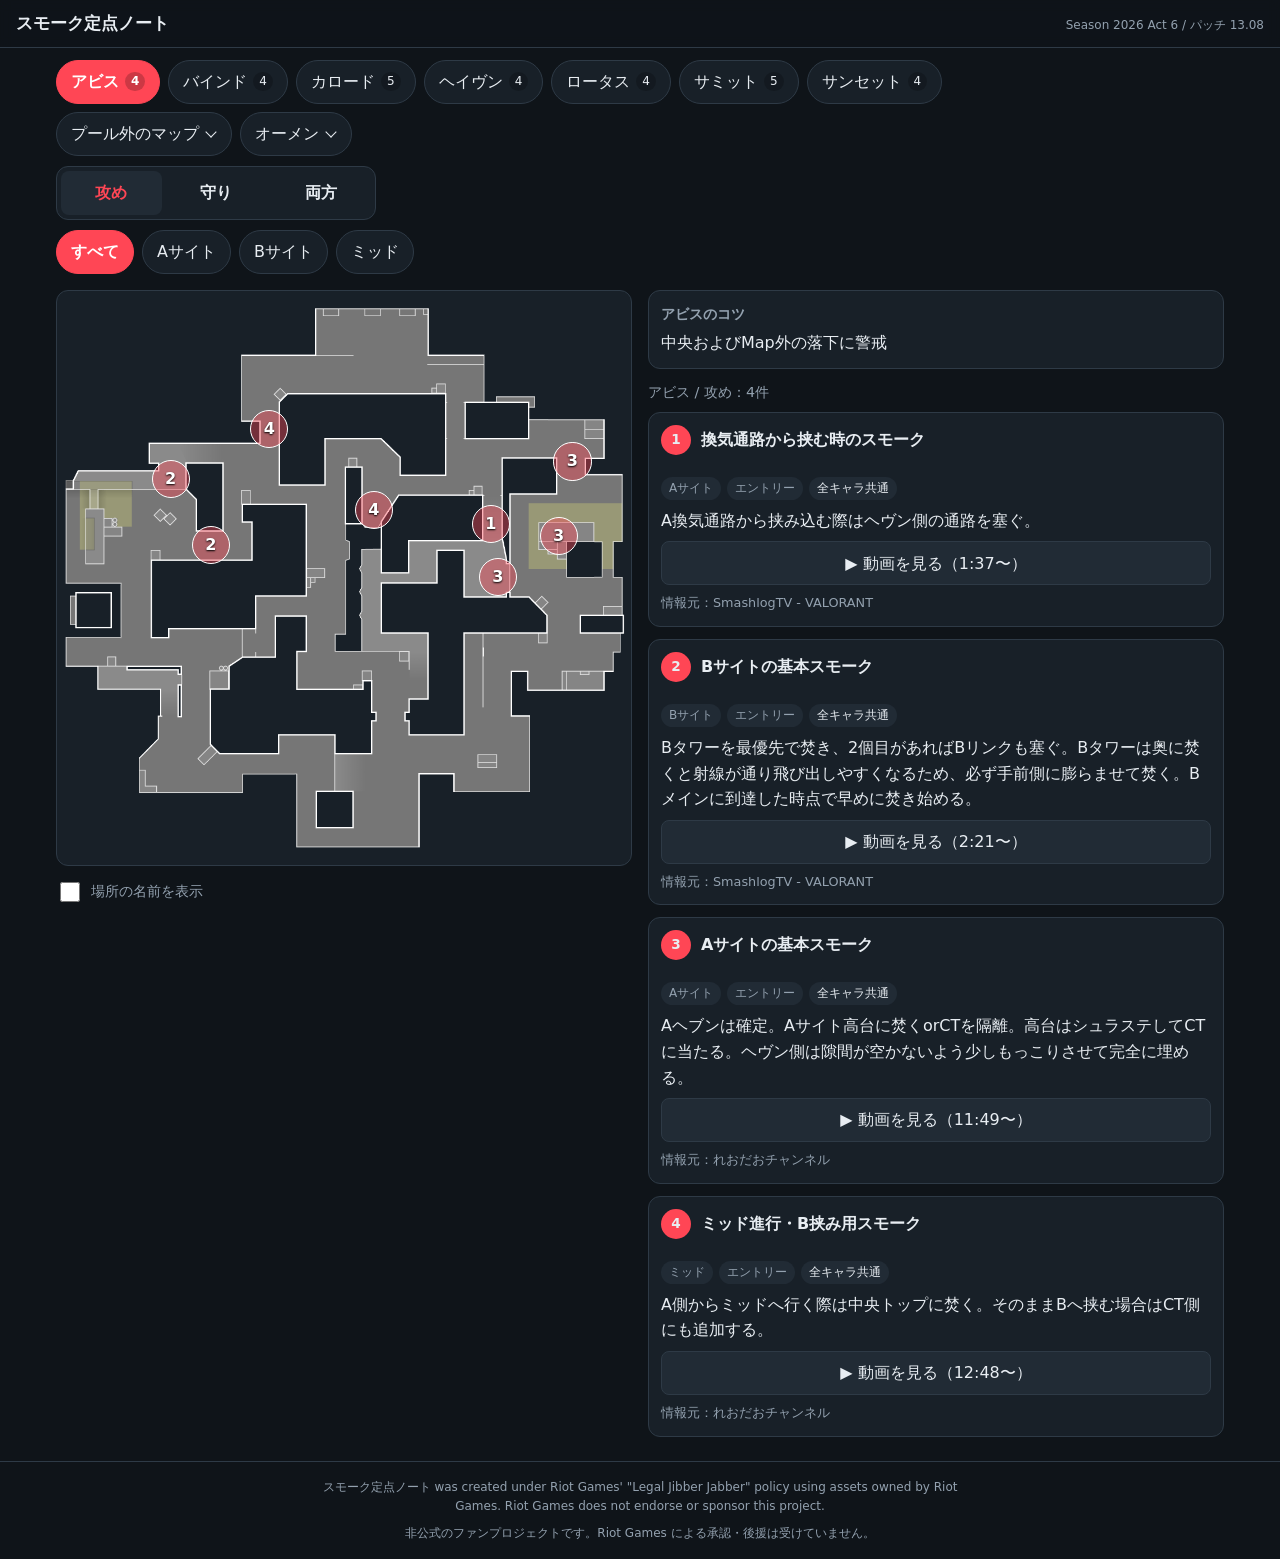
<file: index.html>
<!doctype html>
<html lang="ja">
<head>
  <meta charset="utf-8">
  <meta name="viewport" content="width=device-width, initial-scale=1">
  <meta name="theme-color" content="#0f1419">
  <title>スモーク定点ノート</title>
  <link rel="stylesheet" href="css/style.css">
</head>
<body>
  <header class="topbar">
    <h1>スモーク定点ノート</h1>
    <span id="act-label" class="act-label"></span>
  </header>

  <main id="app" class="layout">
    <section class="controls" aria-label="絞り込み">
      <div class="map-picker">
        <div id="pool-maps" class="chips scroll-x" role="radiogroup" aria-label="マップ（今のプール）"></div>
        <div class="sub-menus">
          <div id="other-maps-menu"></div>
          <div id="agent-menu"></div>
        </div>
      </div>

      <div id="side-toggle" class="segmented" role="radiogroup" aria-label="攻め・守り"></div>
      <div id="site-chips" class="chips wrap" role="radiogroup" aria-label="サイト"></div>
    </section>

    <section class="map-panel" aria-label="ミニマップ">
      <div id="minimap" class="minimap">
        <img id="minimap-img" alt="">
        <svg id="minimap-lines" class="minimap-lines" viewBox="0 0 1 1" preserveAspectRatio="none" aria-hidden="true"></svg>
        <div id="minimap-callouts" class="minimap-layer"></div>
        <div id="minimap-pins" class="minimap-layer"></div>
      </div>
      <label class="toggle">
        <input type="checkbox" id="show-callouts">
        <span>場所の名前を表示</span>
      </label>
    </section>

    <section class="list-panel" aria-label="定点一覧">
      <div id="map-note" class="map-note" hidden></div>
      <p id="result-count" class="result-count"></p>
      <ol id="cards" class="cards"></ol>
    </section>
  </main>

  <div id="setup-message" class="setup-message" hidden></div>

  <footer class="footer">
    <p>スモーク定点ノート was created under Riot Games' "Legal Jibber Jabber" policy using assets owned by Riot Games. Riot Games does not endorse or sponsor this project.</p>
    <p>非公式のファンプロジェクトです。Riot Games による承認・後援は受けていません。</p>
  </footer>

  <script src="js/common.js"></script>
  <script src="js/app.js"></script>
</body>
</html>
</file>
<file: css/style.css>
/* スマホを基準に作り、広い画面では2列に広げる */
:root {
  --bg: #0f1419;
  --panel: #182028;
  --panel-2: #212b35;
  --line: #2e3a46;
  --text: #e8edf2;
  --muted: #93a1af;
  --accent: #ff4655;      /* ピン・選択中 */
  --accent-soft: #ff465522;
  --stand: #3ddc97;       /* 立ち位置 */
  --warn: #f5b942;
  --radius: 12px;
  --tap: 44px;            /* タップしやすい最小サイズ */
}

* { box-sizing: border-box; }

/* display を指定した要素でも hidden 属性で確実に隠す */
[hidden] { display: none !important; }

html { -webkit-text-size-adjust: 100%; }

body {
  margin: 0;
  background: var(--bg);
  color: var(--text);
  font-family: system-ui, -apple-system, "Hiragino Sans", "Noto Sans JP", sans-serif;
  font-size: 16px;
  line-height: 1.6;
}

button { font: inherit; color: inherit; cursor: pointer; }

.topbar {
  position: sticky;
  top: 0;
  z-index: 10;
  display: flex;
  flex-wrap: wrap; /* 1行に収まらなければ右側の表示を2行目へ回す */
  align-items: baseline;
  justify-content: space-between;
  gap: 2px 8px;
  padding: 10px 16px;
  background: rgba(15, 20, 25, 0.92);
  backdrop-filter: blur(6px);
  border-bottom: 1px solid var(--line);
}
.topbar h1 { margin: 0; font-size: 1.05rem; white-space: nowrap; }
.act-label {
  max-width: 100%;
  overflow: hidden;
  color: var(--muted);
  font-size: 0.75rem;
  text-align: right;
  white-space: nowrap;
  text-overflow: ellipsis;
}

.layout {
  display: grid;
  /* minmax(0, …)：マップ選択行の長さで列が広がらないようにする */
  grid-template-columns: minmax(0, 1fr);
  gap: 16px;
  padding: 12px 16px 24px;
  max-width: 1200px;
  margin: 0 auto;
}

/* ---------- 絞り込み ---------- */
.controls { display: grid; grid-template-columns: minmax(0, 1fr); gap: 10px; }

.chips { display: flex; gap: 8px; }
.chips.wrap { flex-wrap: wrap; }
.chips.scroll-x {
  overflow-x: auto;
  scrollbar-width: none;
  padding-bottom: 2px;
  margin: 0 -16px;
  padding-left: 16px;
  padding-right: 16px;
}
.chips.scroll-x::-webkit-scrollbar { display: none; }

.chip {
  flex: 0 0 auto;
  min-height: var(--tap);
  padding: 0 14px;
  border: 1px solid var(--line);
  border-radius: 999px;
  background: var(--panel);
  display: inline-flex;
  align-items: center;
  gap: 6px;
  white-space: nowrap;
}
.chip.is-active { background: var(--accent); border-color: var(--accent); color: #fff; font-weight: 700; }
/* プール外のマップとエージェントのメニュー（一覧の角も丸くするため自前で作っている） */
.chip-menu { position: relative; }
.chip-menu-toggle::after {
  content: "";
  width: 7px;
  height: 7px;
  margin: -3px 2px 0 2px;
  border-right: 1.5px solid currentColor;
  border-bottom: 1.5px solid currentColor;
  transform: rotate(45deg);
}
.chip-menu-toggle[aria-expanded="true"]::after { margin-top: 3px; transform: rotate(225deg); }
.chip.is-outlined { border-color: var(--accent); color: var(--accent); font-weight: 700; }
.chip-menu-list {
  position: absolute;
  top: calc(100% + 6px);
  left: 0;
  z-index: 5;
  display: grid;
  gap: 2px;
  min-width: 11em;
  max-height: 75vh;
  overflow-y: auto;
  scrollbar-width: none; /* 太いスクロールバーが角丸の内側に出ないようにする */
  padding: 6px;
  border: 1px solid var(--line);
  border-radius: var(--radius);
  background: var(--panel);
  box-shadow: 0 6px 20px #0008;
}
.chip-menu-list.align-right { left: auto; right: 0; }
.chip-menu-list button {
  min-height: var(--tap);
  display: flex;
  align-items: center;
  justify-content: space-between;
  gap: 12px;
  padding: 0 12px;
  border: 0;
  border-radius: 8px;
  background: transparent;
  text-align: left;
  white-space: nowrap;
}
.chip-menu-list button:hover { background: var(--panel-2); }
.chip-menu-list button.is-active { color: var(--accent); font-weight: 700; }
.chip-count {
  font-size: 0.75rem;
  min-width: 1.4em;
  padding: 0 6px;
  border-radius: 999px;
  background: #0003;
  text-align: center;
}

.sub-menus { display: flex; flex-wrap: wrap; gap: 8px; margin-top: 8px; }

.segmented {
  display: grid;
  grid-template-columns: repeat(3, 1fr);
  padding: 4px;
  gap: 4px;
  background: var(--panel);
  border: 1px solid var(--line);
  border-radius: var(--radius);
}
.segmented button {
  min-height: var(--tap);
  border: 0;
  border-radius: 8px;
  background: transparent;
  font-weight: 700;
}
.segmented button.is-active { background: var(--panel-2); color: var(--accent); }

/* ---------- ミニマップ ---------- */
.minimap {
  position: relative;
  width: 100%;
  aspect-ratio: 1 / 1;
  border-radius: var(--radius);
  overflow: hidden;
  background: var(--panel);
  border: 1px solid var(--line);
  container-type: inline-size; /* ピンの大きさをマップの表示幅に合わせるため */
}
.minimap img { position: absolute; inset: 0; width: 100%; height: 100%; object-fit: contain; }
.minimap-layer, .minimap-lines { position: absolute; inset: 0; width: 100%; height: 100%; }
.minimap-layer { pointer-events: none; }
.minimap-layer > * { pointer-events: auto; }
.minimap-lines { pointer-events: none; }
.minimap-lines line {
  stroke: var(--stand);
  stroke-width: 2px;
  stroke-dasharray: 6 4;
  vector-effect: non-scaling-stroke; /* 画面サイズに関係なく線の太さを一定に */
}

.pin {
  /* 直径は smokeStyle() が実寸から計算して渡す。下の 6cqw は半径が未登録のエージェント用 */
  width: var(--pin-size, 6cqw);
  height: var(--pin-size, 6cqw);
  margin: calc(var(--pin-size, 6cqw) / -2) 0 0 calc(var(--pin-size, 6cqw) / -2);
  position: absolute;
  display: flex;
  align-items: center;
  justify-content: center;
  padding: 0;
  border-radius: 50%;
  border: 1.5px solid #fff;
  background: #ff465566; /* 塗りだけ透かして下の地形を見えるようにする */
  color: #fff;
  font-weight: 800;
  font-size: max(10px, 2.8cqw); /* 円が小さくても番号は読める大きさを保つ */
  line-height: 1;
  white-space: nowrap;
  text-shadow: 0 1px 2px #000;
  outline-offset: 2px;
}
/* 見た目が小さくてもタップ判定は44px確保する */
.pin::after {
  content: "";
  position: absolute;
  top: 50%;
  left: 50%;
  width: max(100%, var(--tap));
  height: max(100%, var(--tap));
  transform: translate(-50%, -50%);
}
/* 円の大きさは実寸なので、選択中も拡大せず色で区別する */
.pin.is-selected { background: #ff4655aa; box-shadow: 0 0 0 3px var(--accent-soft); z-index: 2; }

.stand {
  --stand-size: max(8px, 2.4cqw);
  position: absolute;
  width: var(--stand-size);
  height: var(--stand-size);
  margin: calc(var(--stand-size) / -2) 0 0 calc(var(--stand-size) / -2);
  border-radius: 50%;
  background: var(--stand);
  border: 2px solid #fff;
}

.callout {
  position: absolute;
  transform: translate(-50%, -50%);
  padding: 0 4px;
  font-size: 0.62rem;
  line-height: 1.5;
  white-space: nowrap;
  color: #fff;
  background: #0006; /* 下の地形が透けるよう薄めにし、文字は影で読めるようにする */
  text-shadow: 0 1px 2px #000;
  border-radius: 4px;
  pointer-events: none !important;
}

.toggle {
  display: inline-flex;
  align-items: center;
  gap: 8px;
  min-height: var(--tap);
  margin-top: 4px;
  color: var(--muted);
  font-size: 0.9rem;
}
.toggle input { width: 20px; height: 20px; accent-color: var(--accent); }

/* ---------- カード ---------- */
.map-note {
  margin-bottom: 12px;
  padding: 12px;
  background: var(--panel);
  border: 1px solid var(--line);
  border-radius: var(--radius);
}
.map-note h2 { margin: 0 0 4px; color: var(--muted); font-size: 0.9rem; }
.map-note p { margin: 0; white-space: pre-wrap; overflow-wrap: anywhere; }

.result-count { margin: 0 0 8px; color: var(--muted); font-size: 0.9rem; }

.cards { list-style: none; margin: 0; padding: 0; display: grid; gap: 12px; }

.card {
  background: var(--panel);
  border: 1px solid var(--line);
  border-radius: var(--radius);
  padding: 12px;
  display: grid;
  gap: 8px;
}
.card.is-selected { border-color: var(--accent); box-shadow: 0 0 0 1px var(--accent); }

.card-head {
  display: flex;
  align-items: flex-start;
  gap: 10px;
  min-height: var(--tap);
  padding: 0;
  border: 0;
  background: none;
  text-align: left;
}
.card-number {
  flex: 0 0 auto;
  width: 30px;
  height: 30px;
  border-radius: 50%;
  background: var(--accent);
  display: grid;
  place-items: center;
  font-weight: 800;
  font-size: 0.85rem;
}
.card-title { font-weight: 700; padding-top: 2px; }

.badges { display: flex; flex-wrap: wrap; gap: 6px; }
.badge {
  font-size: 0.75rem;
  padding: 2px 8px;
  border-radius: 999px;
  background: var(--panel-2);
  color: var(--muted);
}
.badge-agent { color: var(--text); }
.badge-warn { color: var(--bg); background: var(--warn); }

.card-comment { margin: 0; white-space: pre-wrap; }
.card-image { width: 100%; border-radius: 8px; display: block; }
.card-source { margin: 0; color: var(--muted); font-size: 0.8rem; }

.video-button {
  width: 100%;
  min-height: var(--tap);
  border: 1px solid var(--line);
  border-radius: 8px;
  background: var(--panel-2);
}
.video iframe { width: 100%; aspect-ratio: 16 / 9; border: 0; border-radius: 8px; display: block; }

.empty {
  padding: 16px;
  border: 1px dashed var(--line);
  border-radius: var(--radius);
  color: var(--muted);
  font-size: 0.9rem;
}

/* ---------- 初期設定の案内・フッター ---------- */
.setup-message { max-width: 640px; margin: 24px auto; padding: 16px; }
.setup-message code { background: var(--panel-2); padding: 2px 6px; border-radius: 4px; word-break: break-all; }

.footer { padding: 16px; color: var(--muted); font-size: 0.75rem; border-top: 1px solid var(--line); }
.footer p { max-width: 40rem; margin: 0 auto; text-wrap: pretty; }
.footer p + p { margin-top: 8px; }

/* ---------- 広い画面（PC・タブレット横） ---------- */
@media (min-width: 900px) {
  .layout {
    grid-template-columns: minmax(360px, 1fr) minmax(320px, 1fr);
    grid-template-areas:
      "controls controls"
      "map      list";
    align-items: start;
  }
  .controls { grid-area: controls; }
  .map-panel { grid-area: map; position: sticky; top: 64px; }
  .list-panel { grid-area: list; }
  .chips.scroll-x { flex-wrap: wrap; overflow: visible; margin: 0; padding: 0; }
  .segmented { max-width: 320px; }
  .callout { font-size: 0.72rem; }
  .footer { text-align: center; }
}
</file>
